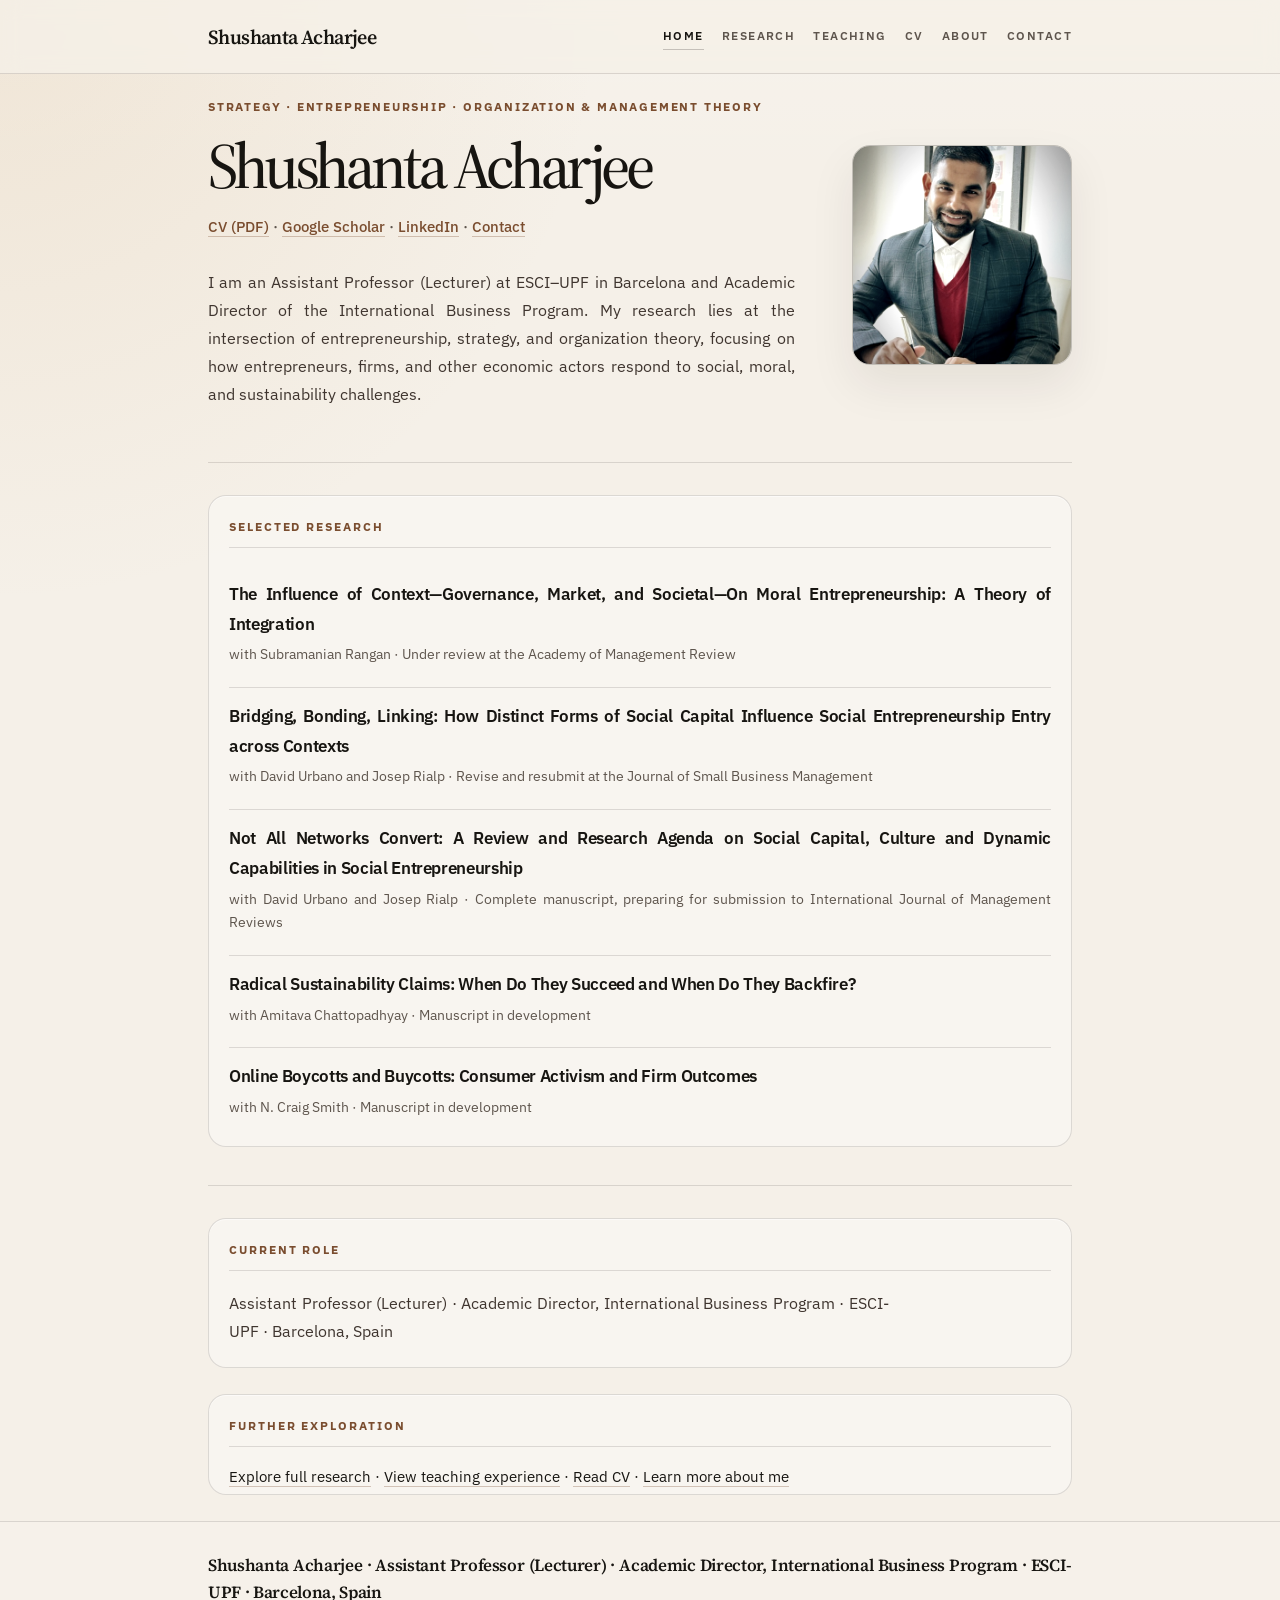
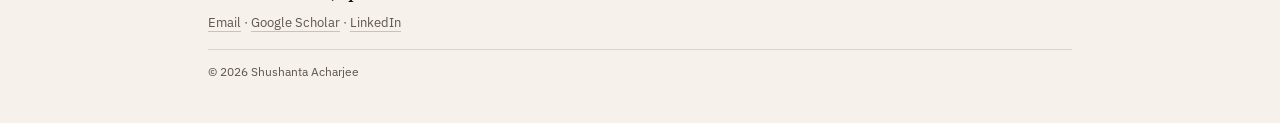
<file: index.html>
<!DOCTYPE html>
<html lang="en">
<head>
<meta charset="UTF-8">
<meta name="viewport" content="width=device-width, initial-scale=1.0">
<title>Shushanta Acharjee</title>
<link rel="preconnect" href="https://fonts.googleapis.com">
<link rel="preconnect" href="https://fonts.gstatic.com" crossorigin>
<link href="https://fonts.googleapis.com/css2?family=Source+Serif+4:ital,opsz,wght@0,8..60,400;0,8..60,500;0,8..60,600;1,8..60,400&family=IBM+Plex+Sans:wght@400;500;600&display=swap" rel="stylesheet">
<link rel="stylesheet" href="style.css">
</head>
<body>

<nav class="site-nav">
  <div class="nav-inner">
    <a class="brand" href="index.html">Shushanta Acharjee</a>
    <button class="nav-toggle" type="button" aria-label="Open menu" aria-expanded="false">
      <span></span>
      <span></span>
      <span></span>
    </button>
    <div class="nav-links">
      <a href="index.html" class="active">Home</a>
      <a href="research.html">Research</a>
      <a href="teaching.html">Teaching</a>
      <a href="cv.html">CV</a>
      <a href="about.html">About</a>
      <a href="contact.html">Contact</a>
    </div>
  </div>
</nav>

<main class="wrap">

  <div class="hero">
    <div class="hero-text">
      <span class="eyebrow">Strategy · Entrepreneurship · Organization &amp; Management Theory</span>
      <h1 class="home-h1">Shushanta Acharjee</h1>

      <p class="links-row">
        <a href="cv.html">CV (PDF)</a> ·
        <a href="https://scholar.google.com/citations?user=qMNDxnEAAAAJ&hl=en">Google Scholar</a> ·
        <a href="https://www.linkedin.com/in/shushanta-acharjee-47b461118">LinkedIn</a> ·
        <a href="contact.html">Contact</a>
      </p>

      <div class="intro-text">
        <p>I am an Assistant Professor (Lecturer) at ESCI&ndash;UPF in Barcelona and Academic Director of the International Business Program. My research lies at the intersection of entrepreneurship, strategy, and organization theory, focusing on how entrepreneurs, firms, and other economic actors respond to social, moral, and sustainability challenges.</p>
      </div>
    </div>

    <!-- DEMO placeholder — replace src with the real headshot URL -->
    <img class="hero-photo" src="hero_sec.jpg" alt="Shushanta Acharjee">
  </div>

  <hr class="rule">

  <section class="block">
    <h2 class="section-label">Selected Research</h2>

    <div class="item">
      <p class="item-title">The Influence of Context—Governance, Market, and Societal—On Moral Entrepreneurship: A Theory of Integration</p>
      <p class="item-meta">with Subramanian Rangan &middot; Under review at the Academy of Management Review</p>
    </div>

    <div class="item">
      <p class="item-title">Bridging, Bonding, Linking: How Distinct Forms of Social Capital Influence Social Entrepreneurship Entry across Contexts</p>
      <p class="item-meta">with David Urbano and Josep Rialp &middot;  Revise and resubmit at the Journal of Small Business Management</p>
    </div>

    <div class="item">
      <p class="item-title">Not All Networks Convert: A Review and Research Agenda on Social Capital, Culture and Dynamic Capabilities in Social Entrepreneurship</p>
      <p class="item-meta">with David Urbano and Josep Rialp &middot; Complete manuscript, preparing for submission to International Journal of Management Reviews</p>
    </div>

    <div class="item">
      <p class="item-title">Radical Sustainability Claims: When Do They Succeed and When Do They Backfire?</p>
      <p class="item-meta">with Amitava Chattopadhyay &middot; Manuscript in development</p>
    </div>

    <div class="item">
      <p class="item-title">Online Boycotts and Buycotts: Consumer Activism and Firm Outcomes</p>
      <p class="item-meta">with N. Craig Smith &middot; Manuscript in development</p>
    </div>
  </section>

  <hr class="rule">

  <section class="block">
    <h2 class="section-label">Current Role</h2>
    <div class="intro-text">
      <p>Assistant Professor (Lecturer) &middot; Academic Director, International Business Program &middot; ESCI-UPF &middot; Barcelona, Spain</p>
    </div>
  </section>

  <section class="block">
    <h2 class="section-label">Further Exploration</h2>
    <p class="item-note">
      <a href="research.html">Explore full research</a> &middot; 
      <a href="teaching.html">View teaching experience</a> &middot; 
      <a href="cv.html">Read CV</a> &middot; 
      <a href="about.html">Learn more about me</a>
    </p>
  </section>

</main>

<footer class="site-footer">
  <div class="wrap">
    <p>Shushanta Acharjee &middot; Assistant Professor (Lecturer) &middot; Academic Director, International Business Program &middot; ESCI-UPF &middot; Barcelona, Spain</p>
    <p><a href="mailto:shushanta.acharjee@upf.edu">Email</a> &middot; <a href="https://scholar.google.com/citations?user=qMNDxnEAAAAJ&hl=en">Google Scholar</a> &middot; <a href="https://www.linkedin.com/in/shushanta-acharjee-47b461118/">LinkedIn</a></p>
    <p class="footer-copy">&copy; 2026 Shushanta Acharjee</p>
  </div>
</footer>

<script>
  document.addEventListener('DOMContentLoaded', function () {
    const nav = document.querySelector('.site-nav');
    const toggle = document.querySelector('.nav-toggle');

    if (nav && toggle) {
      toggle.addEventListener('click', function () {
        const isOpen = nav.classList.toggle('open');
        toggle.setAttribute('aria-expanded', isOpen ? 'true' : 'false');
      });
    }
  });
</script>

</body>
</html>
</file>
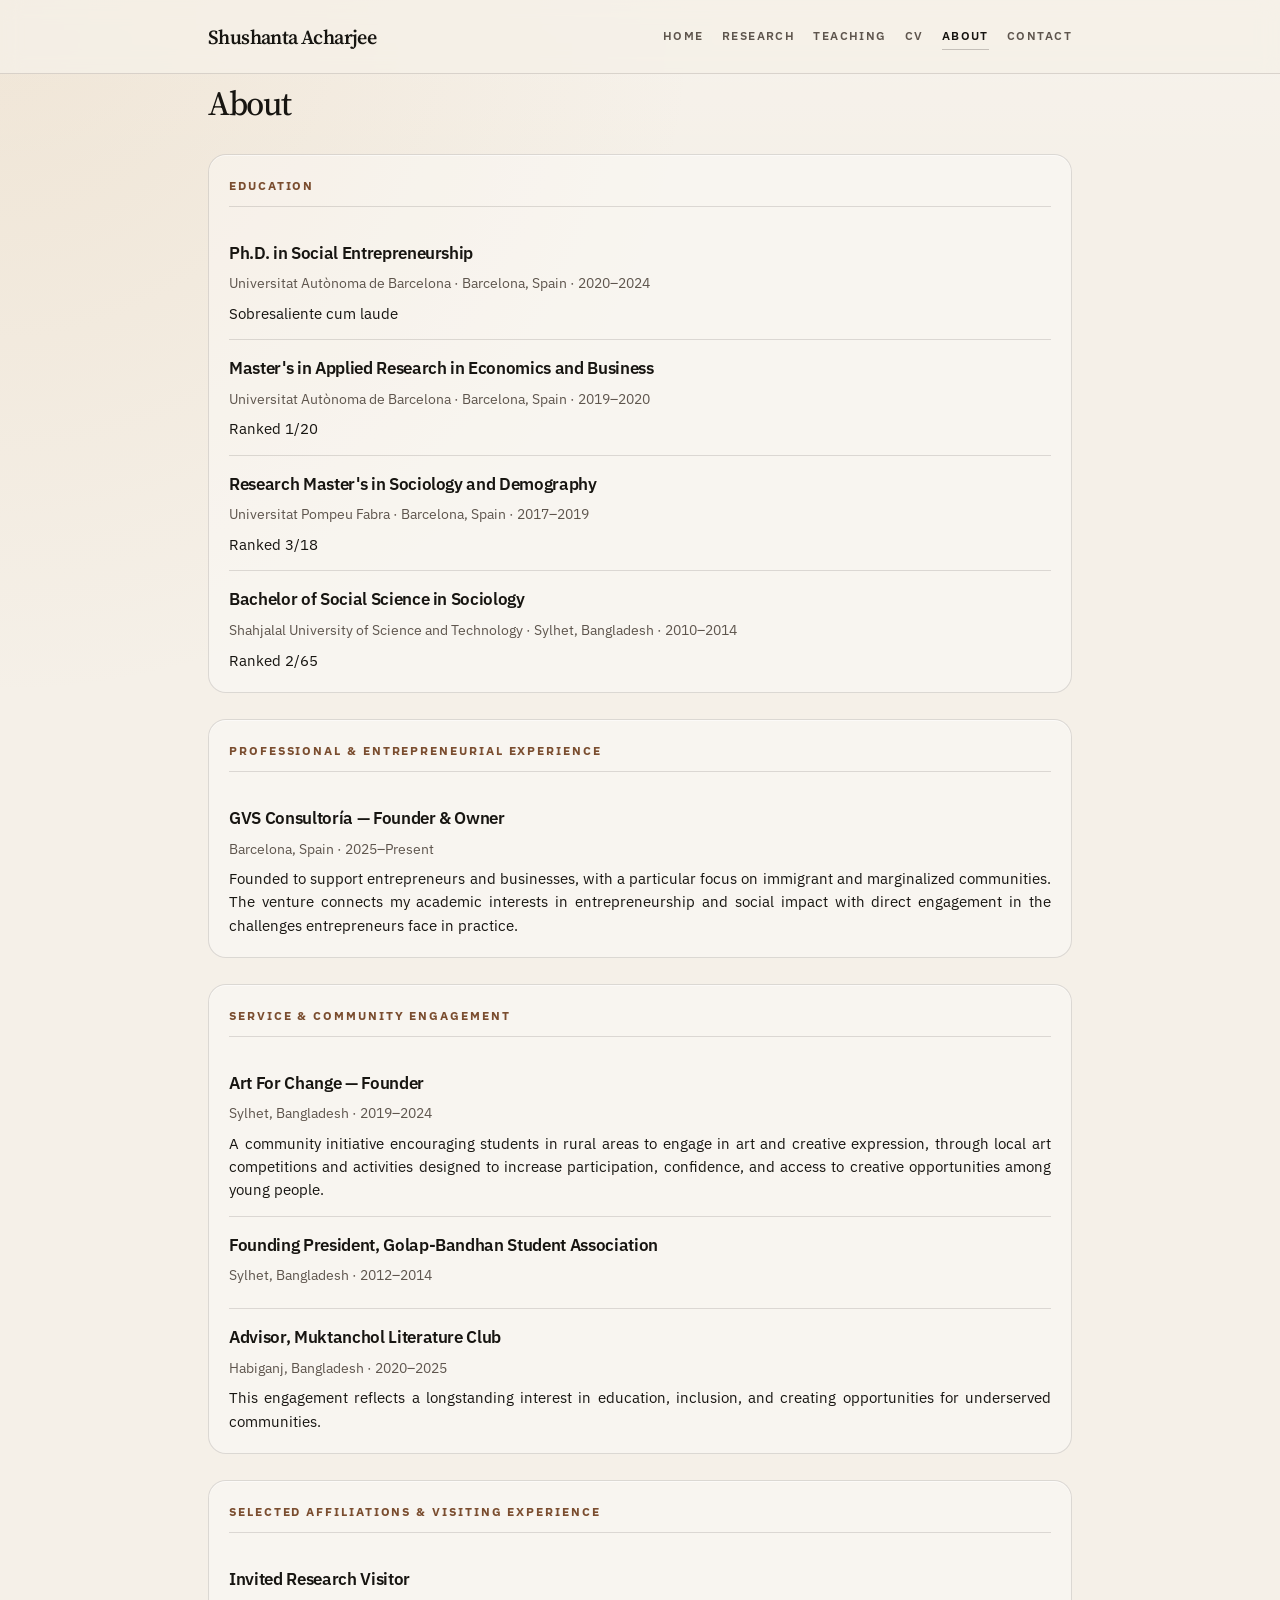
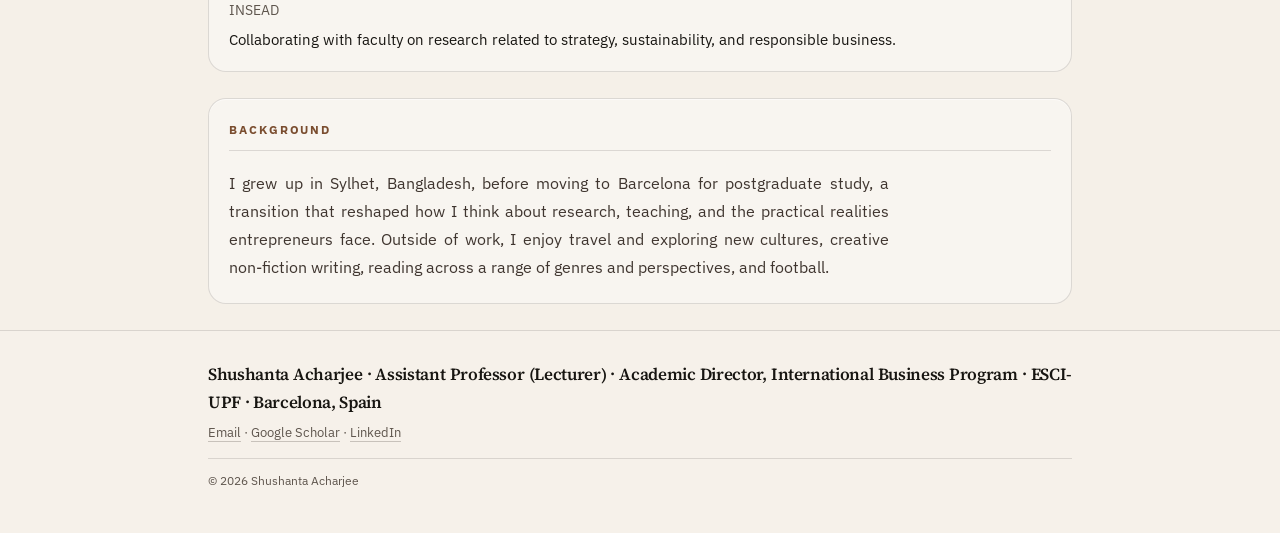
<file: about.html>
<!DOCTYPE html>
<html lang="en">
<head>
<meta charset="UTF-8">
<meta name="viewport" content="width=device-width, initial-scale=1.0">
<title>About | Shushanta Acharjee</title>
<link rel="preconnect" href="https://fonts.googleapis.com">
<link rel="preconnect" href="https://fonts.gstatic.com" crossorigin>
<link href="https://fonts.googleapis.com/css2?family=Source+Serif+4:ital,opsz,wght@0,8..60,400;0,8..60,500;0,8..60,600;1,8..60,400&family=IBM+Plex+Sans:wght@400;500;600&display=swap" rel="stylesheet">
<link rel="stylesheet" href="style.css">
</head>
<body>

<nav class="site-nav">
  <div class="nav-inner">
    <a class="brand" href="index.html">Shushanta Acharjee</a>
    <button class="nav-toggle" type="button" aria-label="Open menu" aria-expanded="false">
      <span></span>
      <span></span>
      <span></span>
    </button>
    <div class="nav-links">
      <a href="index.html">Home</a>
      <a href="research.html">Research</a>
      <a href="teaching.html">Teaching</a>
      <a href="cv.html">CV</a>
      <a href="about.html" class="active">About</a>
      <a href="contact.html">Contact</a>
    </div>
  </div>
</nav>

<main class="wrap">
  <h1 class="page-title">About</h1>

  <section class="block">
    <h2 class="section-label">Education</h2>

    <div class="item">
      <p class="item-title">Ph.D. in Social Entrepreneurship</p>
      <p class="item-meta">Universitat Autònoma de Barcelona · Barcelona, Spain · 2020–2024</p>
      <p class="item-note">Sobresaliente cum laude</p>
    </div>
    <div class="item">
      <p class="item-title">Master's in Applied Research in Economics and Business</p>
      <p class="item-meta">Universitat Autònoma de Barcelona · Barcelona, Spain · 2019–2020</p>
      <p class="item-note">Ranked 1/20</p>
    </div>
    <div class="item">
      <p class="item-title">Research Master's in Sociology and Demography</p>
      <p class="item-meta">Universitat Pompeu Fabra · Barcelona, Spain · 2017–2019</p>
      <p class="item-note">Ranked 3/18</p>
    </div>
    <div class="item">
      <p class="item-title">Bachelor of Social Science in Sociology</p>
      <p class="item-meta">Shahjalal University of Science and Technology · Sylhet, Bangladesh · 2010–2014</p>
      <p class="item-note">Ranked 2/65</p>
    </div>
  </section>

  <section class="block">
    <h2 class="section-label">Professional &amp; Entrepreneurial Experience</h2>
    <div class="item">
      <p class="item-title">GVS Consultoría — Founder &amp; Owner</p>
      <p class="item-meta">Barcelona, Spain · 2025–Present</p>
      <p class="item-note">Founded to support entrepreneurs and businesses, with a particular focus on immigrant and marginalized communities. The venture connects my academic interests in entrepreneurship and social impact with direct engagement in the challenges entrepreneurs face in practice.</p>
    </div>
  </section>

  <section class="block">
    <h2 class="section-label">Service &amp; Community Engagement</h2>
    <div class="item">
      <p class="item-title">Art For Change — Founder</p>
      <p class="item-meta">Sylhet, Bangladesh · 2019–2024</p>
      <p class="item-note">A community initiative encouraging students in rural areas to engage in art and creative expression, through local art competitions and activities designed to increase participation, confidence, and access to creative opportunities among young people.</p>
    </div>
    <div class="item">
      <p class="item-title">Founding President, Golap-Bandhan Student Association</p>
      <p class="item-meta">Sylhet, Bangladesh · 2012–2014</p>
    </div>
    <div class="item">
      <p class="item-title">Advisor, Muktanchol Literature Club</p>
      <p class="item-meta">Habiganj, Bangladesh · 2020–2025</p>
      <p class="item-note">This engagement reflects a longstanding interest in education, inclusion, and creating opportunities for underserved communities.</p>
    </div>
  </section>

  <section class="block">
    <h2 class="section-label">Selected Affiliations &amp; Visiting Experience</h2>
    <div class="item">
      <p class="item-title">Invited Research Visitor</p>
      <p class="item-meta">INSEAD</p>
      <p class="item-note">Collaborating with faculty on research related to strategy, sustainability, and responsible business.</p>
    </div>
  </section>

  <section class="block">
    <h2 class="section-label">Background</h2>
    <div class="intro-text">
      <p>I grew up in Sylhet, Bangladesh, before moving to Barcelona for postgraduate study, a transition that reshaped how I think about research, teaching, and the practical realities entrepreneurs face. Outside of work, I enjoy travel and exploring new cultures, creative non-fiction writing, reading across a range of genres and perspectives, and football.</p>
    </div>
  </section>

</main>

<footer class="site-footer">
  <div class="wrap">
    <p>Shushanta Acharjee · Assistant Professor (Lecturer) · Academic Director, International Business Program · ESCI-UPF · Barcelona, Spain</p>
    <p><a href="mailto:shushanta.acharjee@upf.edu">Email</a> · <a href="https://scholar.google.com/citations?user=qMNDxnEAAAAJ&hl=en">Google Scholar</a> · <a href="https://www.linkedin.com/in/shushanta-acharjee-47b461118/">LinkedIn</a></p>
    <p class="footer-copy">&copy; 2026 Shushanta Acharjee</p>
  </div>
</footer>

<script>
  document.addEventListener('DOMContentLoaded', function () {
    const nav = document.querySelector('.site-nav');
    const toggle = document.querySelector('.nav-toggle');

    if (nav && toggle) {
      toggle.addEventListener('click', function () {
        const isOpen = nav.classList.toggle('open');
        toggle.setAttribute('aria-expanded', isOpen ? 'true' : 'false');
      });
    }
  });
</script>

</body>
</html>
</file>
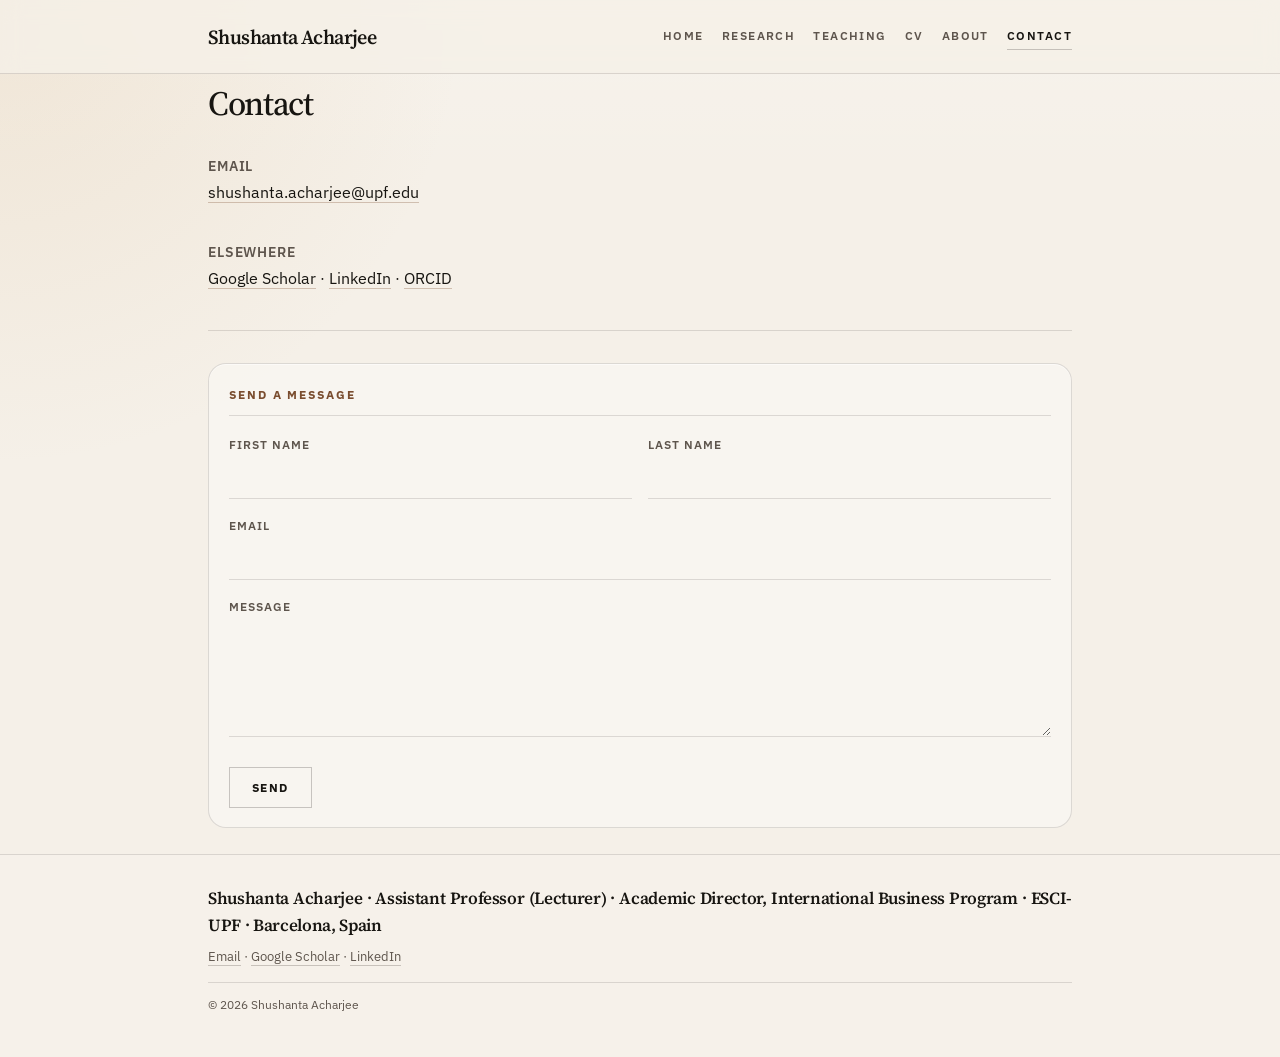
<file: contact.html>
<!DOCTYPE html>
<html lang="en">
<head>
<meta charset="UTF-8">
<meta name="viewport" content="width=device-width, initial-scale=1.0">
<title>Contact | Shushanta Acharjee</title>
<link rel="preconnect" href="https://fonts.googleapis.com">
<link rel="preconnect" href="https://fonts.gstatic.com" crossorigin>
<link href="https://fonts.googleapis.com/css2?family=Source+Serif+4:ital,opsz,wght@0,8..60,400;0,8..60,500;0,8..60,600;1,8..60,400&family=IBM+Plex+Sans:wght@400;500;600&display=swap" rel="stylesheet">
<link rel="stylesheet" href="style.css">
</head>
<body>

<nav class="site-nav">
  <div class="nav-inner">
    <a class="brand" href="index.html">Shushanta Acharjee</a>
    <button class="nav-toggle" type="button" aria-label="Open menu" aria-expanded="false">
      <span></span>
      <span></span>
      <span></span>
    </button>
    <div class="nav-links">
      <a href="index.html">Home</a>
      <a href="research.html">Research</a>
      <a href="teaching.html">Teaching</a>
      <a href="cv.html">CV</a>
      <a href="about.html">About</a>
      <a href="contact.html" class="active">Contact</a>
    </div>
  </div>
</nav>

<main class="wrap">
  <h1 class="page-title">Contact</h1>

  <div class="contact-block">
    <p class="item-title">Email</p>
    <p class="item-note"><a href="mailto:shushanta.acharjee@upf.edu">shushanta.acharjee@upf.edu</a></p>
  </div>

  <div class="contact-block">
    <p class="item-title">Elsewhere</p>
    <p class="item-note">
      <a href="https://scholar.google.com/citations?user=qMNDxnEAAAAJ&hl=en">Google Scholar</a> &middot;
      <a href="https://www.linkedin.com/in/shushanta-acharjee-47b461118/">LinkedIn</a> &middot;
      <a href="https://orcid.org/0009-0000-9777-5678">ORCID</a>
    </p>
  </div>

  <hr class="rule">

  <section class="block">
    <h2 class="section-label">Send a Message</h2>

    <form class="contact-form" action="contact.php" method="post">
      <div class="form-row">
        <div class="field">
          <label for="fname">First name</label>
          <input type="text" id="fname" name="fname" required>
        </div>
        <div class="field">
          <label for="lname">Last name</label>
          <input type="text" id="lname" name="lname" required>
        </div>
      </div>
      <div class="field">
        <label for="email">Email</label>
        <input type="email" id="email" name="email" required>
      </div>
      <div class="field">
        <label for="message">Message</label>
        <textarea id="message" name="message" rows="5" required></textarea>
      </div>
      <button type="submit" class="text-submit">Send</button>
      <p class="form-note" id="success-message"></p>
    </form>
  </section>
</main>

<footer class="site-footer">
  <div class="wrap">
    <p>Shushanta Acharjee &middot; Assistant Professor (Lecturer) &middot; Academic Director, International Business Program &middot; ESCI-UPF &middot; Barcelona, Spain</p>
    <p><a href="mailto:shushanta.acharjee@upf.edu">Email</a> &middot; <a href="https://scholar.google.com/citations?user=qMNDxnEAAAAJ&hl=en">Google Scholar</a> &middot; <a href="https://www.linkedin.com/in/shushanta-acharjee-47b461118/">LinkedIn</a></p>
    <p class="footer-copy">&copy; 2026 Shushanta Acharjee</p>
  </div>
</footer>

<script>
document.addEventListener("DOMContentLoaded", function () {
  var form = document.querySelector(".contact-form");
  var successMessage = document.getElementById("success-message");
  form.addEventListener("submit", function (event) {
    event.preventDefault();
    successMessage.textContent = "Message sent successfully.";
    form.reset();
    setTimeout(function () { successMessage.textContent = ""; }, 5000);
  });
});
</script>

<script>
  document.addEventListener('DOMContentLoaded', function () {
    const nav = document.querySelector('.site-nav');
    const toggle = document.querySelector('.nav-toggle');

    if (nav && toggle) {
      toggle.addEventListener('click', function () {
        const isOpen = nav.classList.toggle('open');
        toggle.setAttribute('aria-expanded', isOpen ? 'true' : 'false');
      });
    }
  });
</script>

</body>
</html>
</file>
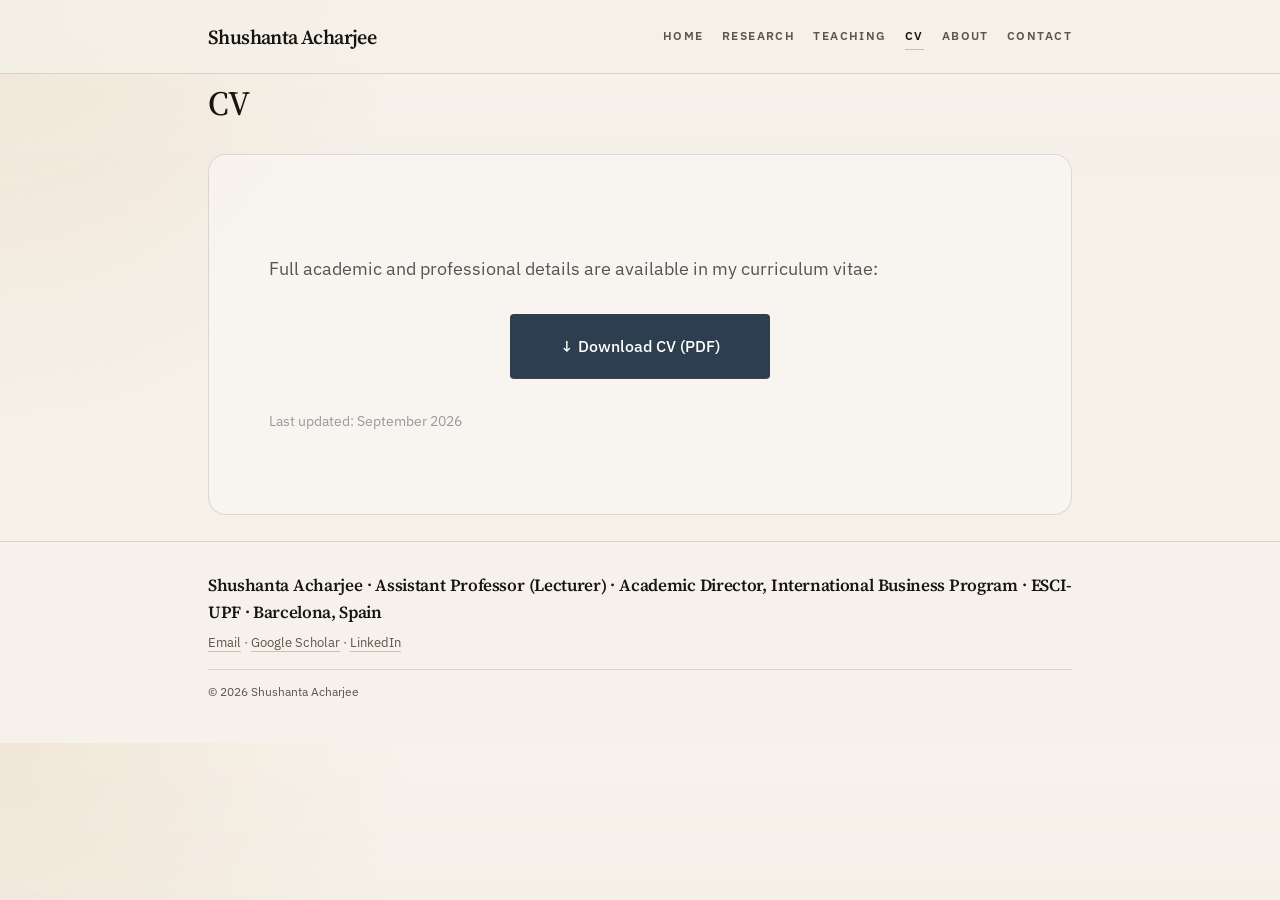
<file: cv.html>
<!DOCTYPE html>
<html lang="en">
<head>
<meta charset="UTF-8">
<meta name="viewport" content="width=device-width, initial-scale=1.0">
<title>CV | Shushanta Acharjee</title>
<link rel="preconnect" href="https://fonts.googleapis.com">
<link rel="preconnect" href="https://fonts.gstatic.com" crossorigin>
<link href="https://fonts.googleapis.com/css2?family=Source+Serif+4:ital,opsz,wght@0,8..60,400;0,8..60,500;0,8..60,600;1,8..60,400&family=IBM+Plex+Sans:wght@400;500;600&display=swap" rel="stylesheet">
<link rel="stylesheet" href="style.css">
</head>
<body>

<nav class="site-nav">
  <div class="nav-inner">
    <a class="brand" href="index.html">Shushanta Acharjee</a>
    <button class="nav-toggle" type="button" aria-label="Open menu" aria-expanded="false">
      <span></span>
      <span></span>
      <span></span>
    </button>
    <div class="nav-links">
      <a href="index.html">Home</a>
      <a href="research.html">Research</a>
      <a href="teaching.html">Teaching</a>
      <a href="cv.html" class="active">CV</a>
      <a href="about.html">About</a>
      <a href="contact.html">Contact</a>
    </div>
  </div>
</nav>

<main class="wrap">
  <h1 class="page-title">CV</h1>

  <section class="block">
    <div style="text-align: center; padding: 60px 40px;">
      <p style="font-size: 18px; margin-bottom: 30px; color: #555;">Full academic and professional details are available in my curriculum vitae:</p>
      <a href="#" style="display: inline-block; padding: 18px 50px; background-color: #2c3e50; color: white; text-decoration: none; font-size: 16px; font-weight: 500; border-radius: 4px; transition: background-color 0.3s ease;">
        ↓ Download CV (PDF)
      </a>
      <p style="font-size: 14px; margin-top: 30px; color: #999;">Last updated: September 2026</p>
    </div>
  </section>
</main>

<footer class="site-footer">
  <div class="wrap">
    <p>Shushanta Acharjee &middot; Assistant Professor (Lecturer) &middot; Academic Director, International Business Program &middot; ESCI-UPF &middot; Barcelona, Spain</p>
    <p><a href="mailto:shushanta.acharjee@upf.edu">Email</a> &middot; <a href="https://scholar.google.com/citations?user=qMNDxnEAAAAJ&hl=en">Google Scholar</a> &middot; <a href="https://www.linkedin.com/in/shushanta-acharjee-47b461118/">LinkedIn</a></p>
    <p class="footer-copy">&copy; 2026 Shushanta Acharjee</p>
  </div>
</footer>

<script>
  document.addEventListener('DOMContentLoaded', function () {
    const nav = document.querySelector('.site-nav');
    const toggle = document.querySelector('.nav-toggle');

    if (nav && toggle) {
      toggle.addEventListener('click', function () {
        const isOpen = nav.classList.toggle('open');
        toggle.setAttribute('aria-expanded', isOpen ? 'true' : 'false');
      });
    }
  });
</script>

</body>
</html>
</file>
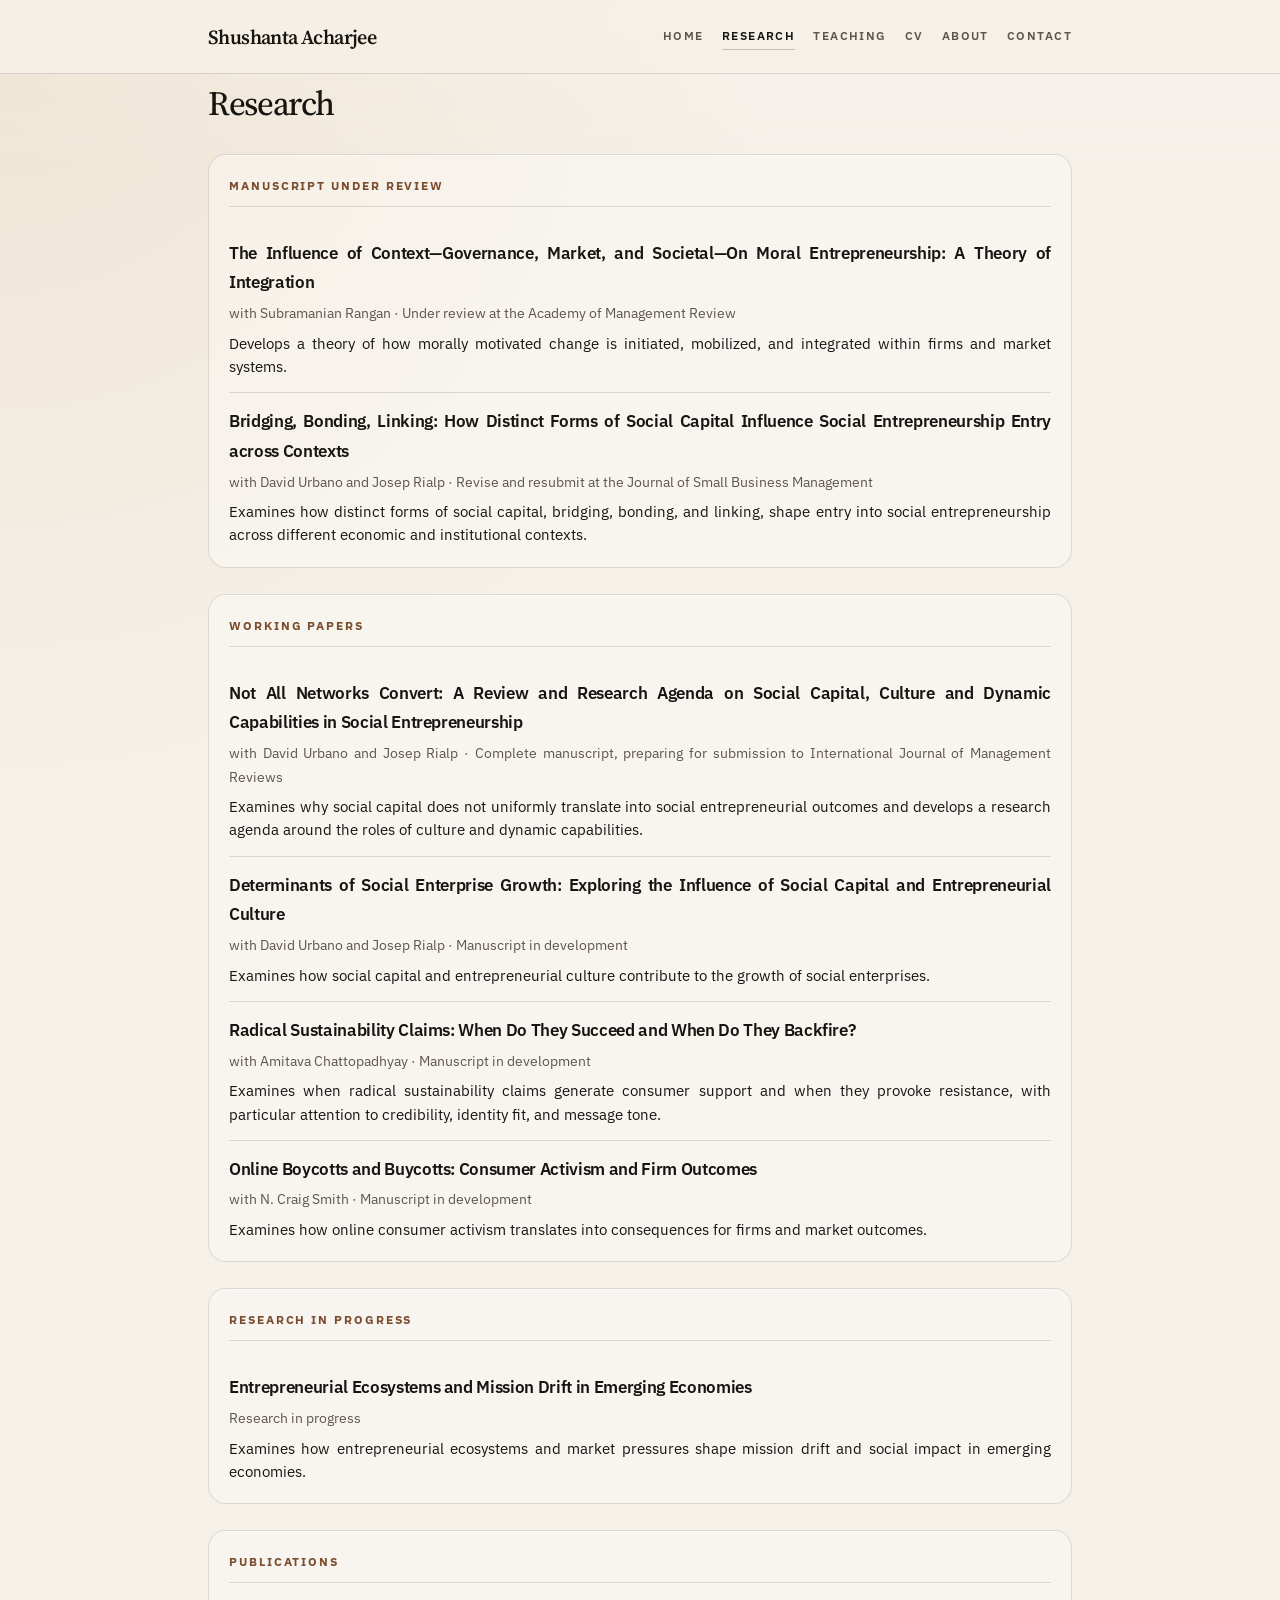
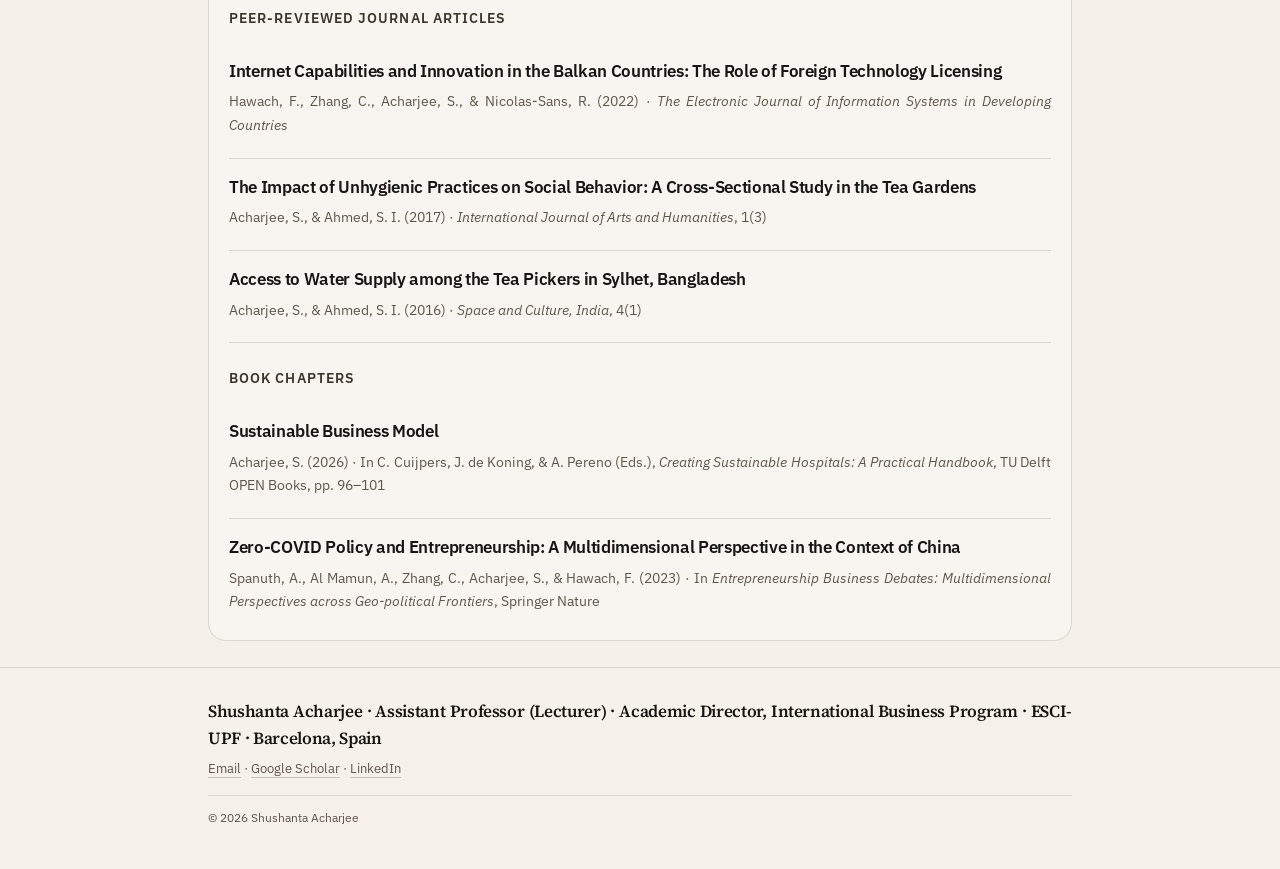
<file: research.html>
<!DOCTYPE html>
<html lang="en">
<head>
<meta charset="UTF-8">
<meta name="viewport" content="width=device-width, initial-scale=1.0">
<title>Research | Shushanta Acharjee</title>
<link rel="preconnect" href="https://fonts.googleapis.com">
<link rel="preconnect" href="https://fonts.gstatic.com" crossorigin>
<link href="https://fonts.googleapis.com/css2?family=Source+Serif+4:ital,opsz,wght@0,8..60,400;0,8..60,500;0,8..60,600;1,8..60,400&family=IBM+Plex+Sans:wght@400;500;600&display=swap" rel="stylesheet">
<link rel="stylesheet" href="style.css">
</head>
<body>

<nav class="site-nav">
  <div class="nav-inner">
    <a class="brand" href="index.html">Shushanta Acharjee</a>
    <button class="nav-toggle" type="button" aria-label="Open menu" aria-expanded="false">
      <span></span>
      <span></span>
      <span></span>
    </button>
    <div class="nav-links">
      <a href="index.html">Home</a>
      <a href="research.html" class="active">Research</a>
      <a href="teaching.html">Teaching</a>
      <a href="cv.html">CV</a>
      <a href="about.html">About</a>
      <a href="contact.html">Contact</a>
    </div>
  </div>
</nav>

<main class="wrap">
  <h1 class="page-title">Research</h1>

  <section class="block">
    <h2 class="section-label">Manuscript Under Review</h2>
       <div class="item">
      <p class="item-title">The Influence of Context—Governance, Market, and Societal—On Moral Entrepreneurship: A Theory of Integration</p>
      <p class="item-meta">with Subramanian Rangan &middot; Under review at the Academy of Management Review</p>
      <p class="item-note">Develops a theory of how morally motivated change is initiated, mobilized, and integrated within firms and market systems.</p>
    </div>
    
    <div class="item">
      <p class="item-title">Bridging, Bonding, Linking: How Distinct Forms of Social Capital Influence Social Entrepreneurship Entry across Contexts</p>
      <p class="item-meta">with David Urbano and Josep Rialp &middot; Revise and resubmit at the Journal of Small Business Management</p>
      <p class="item-note">Examines how distinct forms of social capital, bridging, bonding, and linking, shape entry into social entrepreneurship across different economic and institutional contexts.</p>
    </div>
  </section>

  <section class="block">
    <h2 class="section-label">Working Papers</h2>



    <div class="item">
      <p class="item-title">Not All Networks Convert: A Review and Research Agenda on Social Capital, Culture and Dynamic Capabilities in Social Entrepreneurship</p>
      <p class="item-meta">with David Urbano and Josep Rialp &middot; Complete manuscript, preparing for submission to International Journal of Management Reviews</p>
      <p class="item-note">Examines why social capital does not uniformly translate into social entrepreneurial outcomes and develops a research agenda around the roles of culture and dynamic capabilities.</p>
    </div>

    <div class="item">
      <p class="item-title">Determinants of Social Enterprise Growth: Exploring the Influence of Social Capital and Entrepreneurial Culture</p>
      <p class="item-meta">with David Urbano and Josep Rialp &middot; Manuscript in development</p>
      <p class="item-note">Examines how social capital and entrepreneurial culture contribute to the growth of social enterprises.</p>
    </div>

    <div class="item">
      <p class="item-title">Radical Sustainability Claims: When Do They Succeed and When Do They Backfire?</p>
      <p class="item-meta">with Amitava Chattopadhyay &middot; Manuscript in development</p>
      <p class="item-note">Examines when radical sustainability claims generate consumer support and when they provoke resistance, with particular attention to credibility, identity fit, and message tone.</p>
    </div>

    <div class="item">
      <p class="item-title">Online Boycotts and Buycotts: Consumer Activism and Firm Outcomes</p>
      <p class="item-meta">with N. Craig Smith &middot; Manuscript in development</p>
      <p class="item-note">Examines how online consumer activism translates into consequences for firms and market outcomes.</p>
    </div>
  </section>

  <section class="block">
    <h2 class="section-label">Research in Progress</h2>
    <div class="item">
      <p class="item-title">Entrepreneurial Ecosystems and Mission Drift in Emerging Economies</p>
      <p class="item-meta">Research in progress</p>
      <p class="item-note">Examines how entrepreneurial ecosystems and market pressures shape mission drift and social impact in emerging economies.</p>
    </div>
  </section>

  <section class="block">
    <h2 class="section-label">Publications</h2>

    <p class="sub-label">Peer-Reviewed Journal Articles</p>

    <div class="item">
      <p class="item-title">Internet Capabilities and Innovation in the Balkan Countries: The Role of Foreign Technology Licensing</p>
      <p class="item-meta">Hawach, F., Zhang, C., Acharjee, S., &amp; Nicolas-Sans, R. (2022) &middot; <em>The Electronic Journal of Information Systems in Developing Countries</em></p>
    </div>

    <div class="item">
      <p class="item-title">The Impact of Unhygienic Practices on Social Behavior: A Cross-Sectional Study in the Tea Gardens</p>
      <p class="item-meta">Acharjee, S., &amp; Ahmed, S. I. (2017) &middot; <em>International Journal of Arts and Humanities</em>, 1(3)</p>
    </div>

    <div class="item">
      <p class="item-title">Access to Water Supply among the Tea Pickers in Sylhet, Bangladesh</p>
      <p class="item-meta">Acharjee, S., &amp; Ahmed, S. I. (2016) &middot; <em>Space and Culture, India</em>, 4(1)</p>
    </div>

    <p class="sub-label">Book Chapters</p>

    <div class="item">
      <p class="item-title">Sustainable Business Model</p>
      <p class="item-meta">Acharjee, S. (2026) &middot; In C. Cuijpers, J. de Koning, &amp; A. Pereno (Eds.), <em>Creating Sustainable Hospitals: A Practical Handbook</em>, TU Delft OPEN Books, pp. 96&ndash;101</p>
    </div>

    <div class="item">
      <p class="item-title">Zero-COVID Policy and Entrepreneurship: A Multidimensional Perspective in the Context of China</p>
      <p class="item-meta">Spanuth, A., Al Mamun, A., Zhang, C., Acharjee, S., &amp; Hawach, F. (2023) &middot; In <em>Entrepreneurship Business Debates: Multidimensional Perspectives across Geo-political Frontiers</em>, Springer Nature</p>
    </div>
  </section>
</main>

<footer class="site-footer">
  <div class="wrap">
    <p>Shushanta Acharjee &middot; Assistant Professor (Lecturer) &middot; Academic Director, International Business Program &middot; ESCI-UPF &middot; Barcelona, Spain</p>
    <p><a href="mailto:shushanta.acharjee@upf.edu">Email</a> &middot; <a href="https://scholar.google.com/citations?user=qMNDxnEAAAAJ&hl=en">Google Scholar</a> &middot; <a href="https://www.linkedin.com/in/shushanta-acharjee-47b461118/">LinkedIn</a></p>
    <p class="footer-copy">&copy; 2026 Shushanta Acharjee</p>
  </div>
</footer>

<script>
  document.addEventListener('DOMContentLoaded', function () {
    const nav = document.querySelector('.site-nav');
    const toggle = document.querySelector('.nav-toggle');

    if (nav && toggle) {
      toggle.addEventListener('click', function () {
        const isOpen = nav.classList.toggle('open');
        toggle.setAttribute('aria-expanded', isOpen ? 'true' : 'false');
      });
    }
  });
</script>

</body>
</html>
</file>
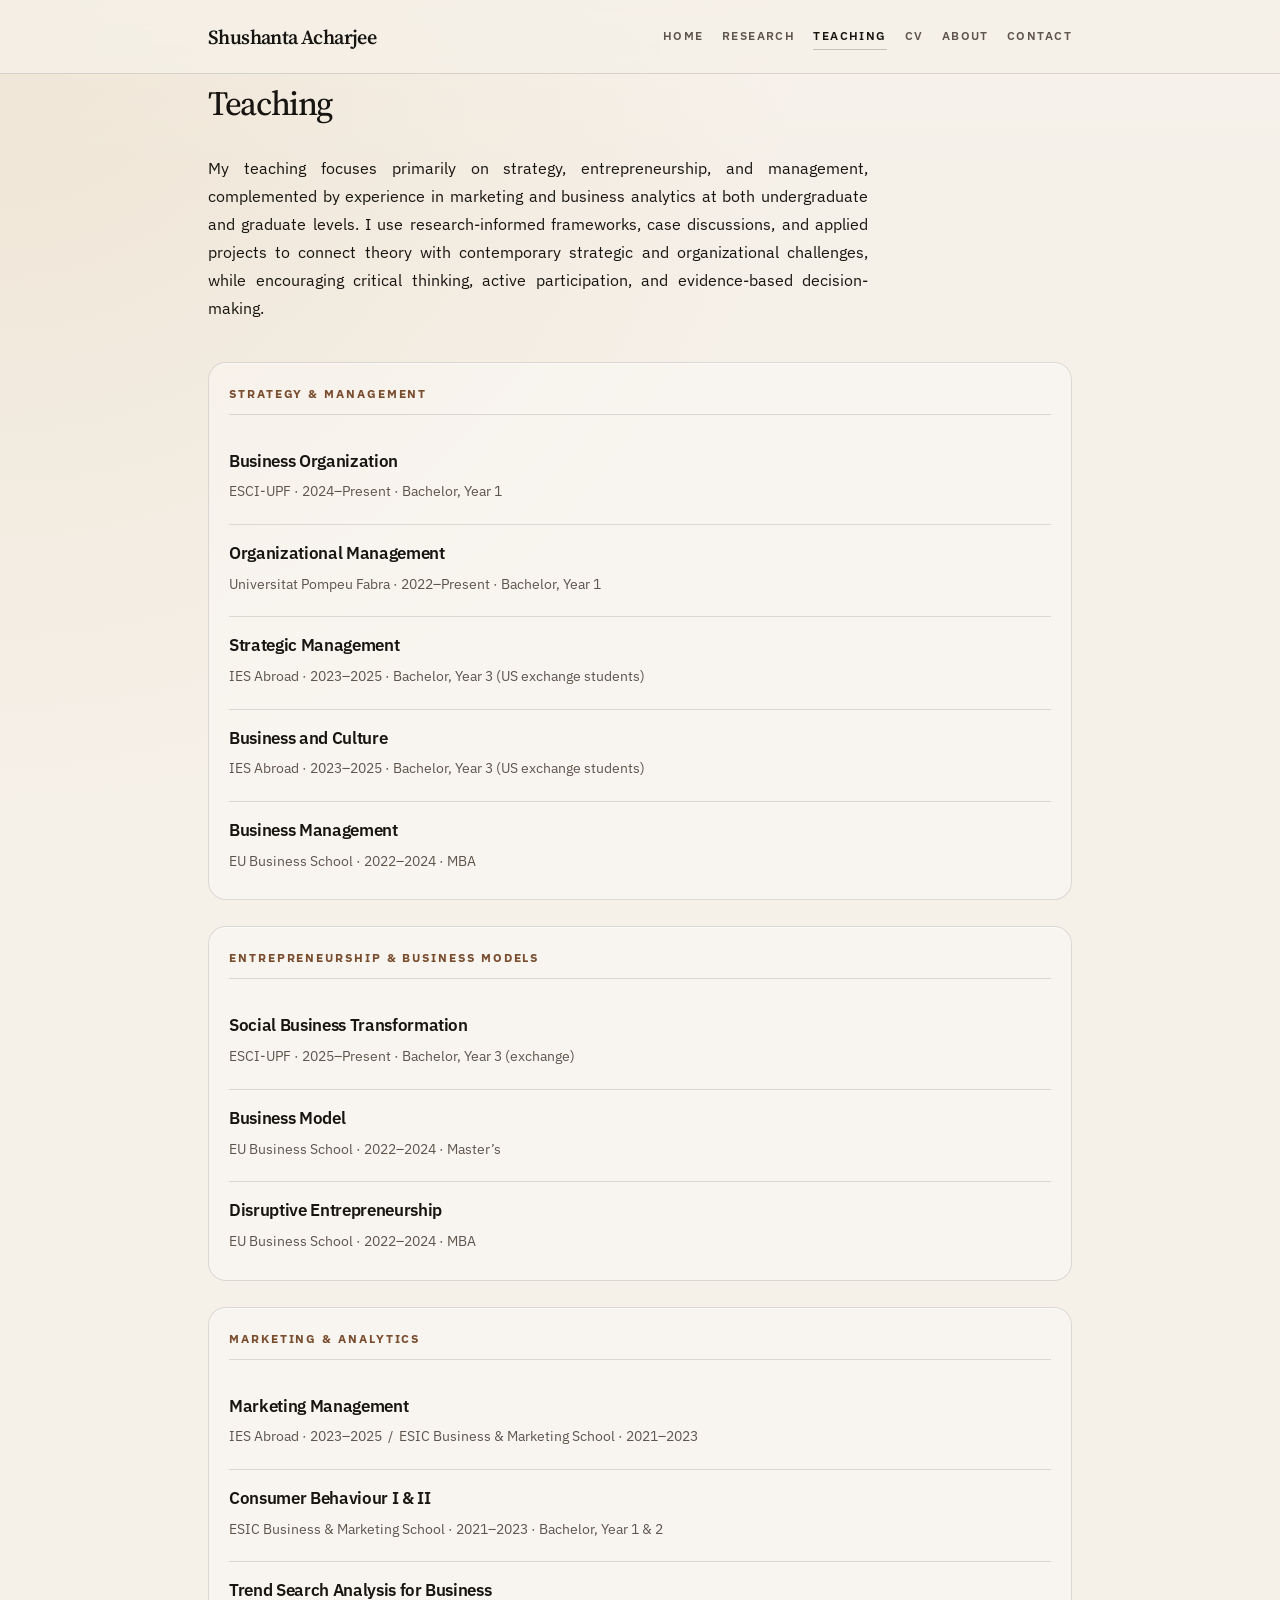
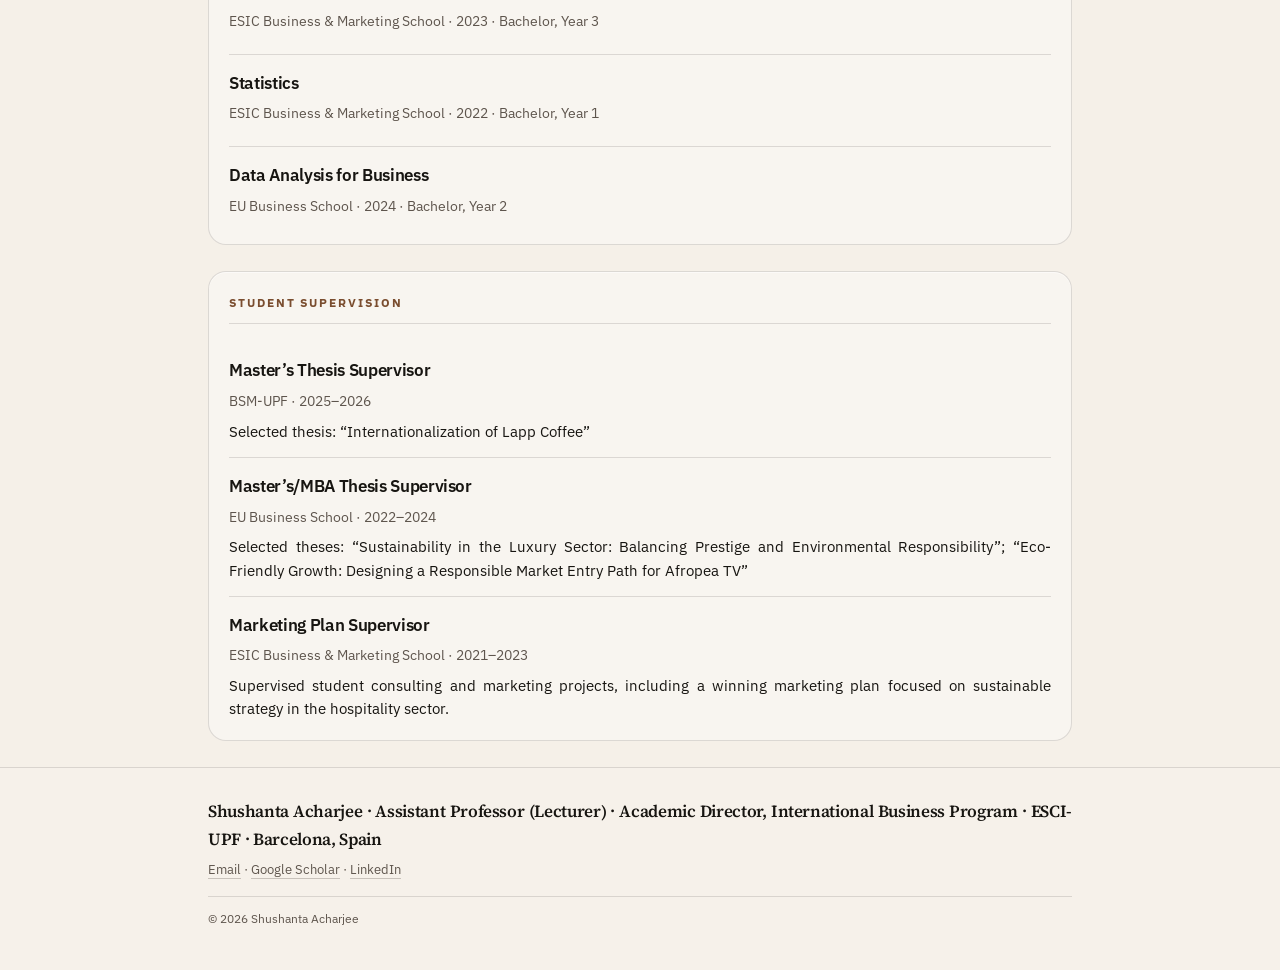
<file: teaching.html>
<!DOCTYPE html>
<html lang="en">
<head>
<meta charset="UTF-8">
<meta name="viewport" content="width=device-width, initial-scale=1.0">
<title>Teaching | Shushanta Acharjee</title>
<link rel="preconnect" href="https://fonts.googleapis.com">
<link rel="preconnect" href="https://fonts.gstatic.com" crossorigin>
<link href="https://fonts.googleapis.com/css2?family=Source+Serif+4:ital,opsz,wght@0,8..60,400;0,8..60,500;0,8..60,600;1,8..60,400&family=IBM+Plex+Sans:wght@400;500;600&display=swap" rel="stylesheet">
<link rel="stylesheet" href="style.css">
</head>
<body>

<nav class="site-nav">
  <div class="nav-inner">
    <a class="brand" href="index.html">Shushanta Acharjee</a>
    <button class="nav-toggle" type="button" aria-label="Open menu" aria-expanded="false">
      <span></span>
      <span></span>
      <span></span>
    </button>
    <div class="nav-links">
      <a href="index.html">Home</a>
      <a href="research.html">Research</a>
      <a href="teaching.html" class="active">Teaching</a>
      <a href="cv.html">CV</a>
      <a href="about.html">About</a>
      <a href="contact.html">Contact</a>
    </div>
  </div>
</nav>

<main class="wrap">
  <h1 class="page-title">Teaching</h1>

  <p class="page-intro">My teaching focuses primarily on strategy, entrepreneurship, and management, complemented by experience in marketing and business analytics at both undergraduate and graduate levels. I use research-informed frameworks, case discussions, and applied projects to connect theory with contemporary strategic and organizational challenges, while encouraging critical thinking, active participation, and evidence-based decision-making.</p>

  <section class="block">
    <h2 class="section-label">Strategy &amp; Management</h2>

    <div class="item">
      <p class="item-title">Business Organization</p>
      <p class="item-meta">ESCI-UPF &middot; 2024&ndash;Present &middot; Bachelor, Year 1</p>
    </div>
    <div class="item">
      <p class="item-title">Organizational Management</p>
      <p class="item-meta">Universitat Pompeu Fabra &middot; 2022&ndash;Present &middot; Bachelor, Year 1</p>
    </div>
    <div class="item">
      <p class="item-title">Strategic Management</p>
      <p class="item-meta">IES Abroad &middot; 2023&ndash;2025 &middot; Bachelor, Year 3 (US exchange students)</p>
    </div>
    <div class="item">
      <p class="item-title">Business and Culture</p>
      <p class="item-meta">IES Abroad &middot; 2023&ndash;2025 &middot; Bachelor, Year 3 (US exchange students)</p>
    </div>
    <div class="item">
      <p class="item-title">Business Management</p>
      <p class="item-meta">EU Business School &middot; 2022&ndash;2024 &middot; MBA</p>
    </div>
  </section>

  <section class="block">
    <h2 class="section-label">Entrepreneurship &amp; Business Models</h2>

    <div class="item">
      <p class="item-title">Social Business Transformation</p>
      <p class="item-meta">ESCI-UPF &middot; 2025&ndash;Present &middot; Bachelor, Year 3 (exchange)</p>
    </div>
    <div class="item">
      <p class="item-title">Business Model</p>
      <p class="item-meta">EU Business School &middot; 2022&ndash;2024 &middot; Master&rsquo;s</p>
    </div>
    <div class="item">
      <p class="item-title">Disruptive Entrepreneurship</p>
      <p class="item-meta">EU Business School &middot; 2022&ndash;2024 &middot; MBA</p>
    </div>
  </section>

  <section class="block">
    <h2 class="section-label">Marketing &amp; Analytics</h2>

    <div class="item">
      <p class="item-title">Marketing Management</p>
      <p class="item-meta">IES Abroad &middot; 2023&ndash;2025 &nbsp;/&nbsp; ESIC Business &amp; Marketing School &middot; 2021&ndash;2023</p>
    </div>
    <div class="item">
      <p class="item-title">Consumer Behaviour I &amp; II</p>
      <p class="item-meta">ESIC Business &amp; Marketing School &middot; 2021&ndash;2023 &middot; Bachelor, Year 1 &amp; 2</p>
    </div>
    <div class="item">
      <p class="item-title">Trend Search Analysis for Business</p>
      <p class="item-meta">ESIC Business &amp; Marketing School &middot; 2023 &middot; Bachelor, Year 3</p>
    </div>
    <div class="item">
      <p class="item-title">Statistics</p>
      <p class="item-meta">ESIC Business &amp; Marketing School &middot; 2022 &middot; Bachelor, Year 1</p>
    </div>
    <div class="item">
      <p class="item-title">Data Analysis for Business</p>
      <p class="item-meta">EU Business School &middot; 2024 &middot; Bachelor, Year 2</p>
    </div>
  </section>

  <section class="block">
    <h2 class="section-label">Student Supervision</h2>

    <div class="item">
      <p class="item-title">Master&rsquo;s Thesis Supervisor</p>
      <p class="item-meta">BSM-UPF &middot; 2025&ndash;2026</p>
      <p class="item-note">Selected thesis: &ldquo;Internationalization of Lapp Coffee&rdquo;</p>
    </div>
    <div class="item">
      <p class="item-title">Master&rsquo;s/MBA Thesis Supervisor</p>
      <p class="item-meta">EU Business School &middot; 2022&ndash;2024</p>
      <p class="item-note">Selected theses: &ldquo;Sustainability in the Luxury Sector: Balancing Prestige and Environmental Responsibility&rdquo;; &ldquo;Eco-Friendly Growth: Designing a Responsible Market Entry Path for Afropea TV&rdquo;</p>
    </div>
    <div class="item">
      <p class="item-title">Marketing Plan Supervisor</p>
      <p class="item-meta">ESIC Business &amp; Marketing School &middot; 2021&ndash;2023</p>
      <p class="item-note">Supervised student consulting and marketing projects, including a winning marketing plan focused on sustainable strategy in the hospitality sector.</p>
    </div>
  </section>
</main>

<footer class="site-footer">
  <div class="wrap">
    <p>Shushanta Acharjee &middot; Assistant Professor (Lecturer) &middot; Academic Director, International Business Program &middot; ESCI-UPF &middot; Barcelona, Spain</p>
    <p><a href="mailto:shushanta.acharjee@upf.edu">Email</a> &middot; <a href="https://scholar.google.com/citations?user=qMNDxnEAAAAJ&hl=en">Google Scholar</a> &middot; <a href="https://www.linkedin.com/in/shushanta-acharjee-47b461118/">LinkedIn</a></p>
    <p class="footer-copy">&copy; 2026 Shushanta Acharjee</p>
  </div>
</footer>

<script>
  document.addEventListener('DOMContentLoaded', function () {
    const nav = document.querySelector('.site-nav');
    const toggle = document.querySelector('.nav-toggle');

    if (nav && toggle) {
      toggle.addEventListener('click', function () {
        const isOpen = nav.classList.toggle('open');
        toggle.setAttribute('aria-expanded', isOpen ? 'true' : 'false');
      });
    }
  });
</script>

</body>
</html>
</file>
<file: style.css>
/* ============================================================
   Shushanta Acharjee — editorial minimal stylesheet
   Soft paper tones with a quiet magazine-inspired rhythm.
   ============================================================ */

:root{
  --paper: #f5f0e8;
  --paper-deep: #ece0d0;
  --panel: rgba(255,255,255,0.36);
  --ink: #171511;
  --muted: #5e554d;
  --muted-strong: #3f352f;
  --accent: #7a4d2f;
  --accent-soft: #d4af7c;
  --line: rgba(23,21,17,0.13);
  --line-strong: rgba(23,21,17,0.22);
  --shadow: 0 20px 45px rgba(33, 23, 15, 0.08);
}

*{ box-sizing: border-box; }

html{ scroll-behavior: smooth; }

body{
  margin: 0;
  background:
    radial-gradient(circle at top left, rgba(212,175,124,0.18), transparent 28%),
    linear-gradient(180deg, rgba(255,255,255,0.2), rgba(255,255,255,0) 180px),
    var(--paper);
  color: var(--ink);
  font-family: 'IBM Plex Sans', -apple-system, BlinkMacSystemFont, sans-serif;
  font-size: 16px;
  line-height: 1.75;
  -webkit-font-smoothing: antialiased;
  text-rendering: optimizeLegibility;
}

p{
  text-align: justify;
}

h1, h2, h3{
  font-family: 'Source Serif 4', Georgia, serif;
  color: var(--ink);
  margin: 0;
  font-weight: 500;
  letter-spacing: -0.04em;
}

a{
  color: var(--ink);
  text-decoration: none;
  border-bottom: 1px solid rgba(122,77,47,0.3);
  transition: color 0.18s ease, border-color 0.18s ease, transform 0.18s ease;
}

a:hover, a:focus{
  color: var(--accent);
  border-bottom-color: rgba(122,77,47,0.8);
}

.wrap{
  max-width: 920px;
  margin: 0 auto;
  padding: 0 28px;
}

/* ---------------- Nav ---------------- */

.site-nav{
  position: sticky;
  top: 0;
  z-index: 20;
  border-bottom: 1px solid var(--line);
  background: rgba(245,240,232,0.8);
  backdrop-filter: blur(10px);
}

.nav-inner{
  max-width: 920px;
  margin: 0 auto;
  padding: 20px 28px 18px;
  display: flex;
  align-items: center;
  justify-content: space-between;
  flex-wrap: wrap;
  gap: 10px 24px;
}

.brand{
  font-family: 'Source Serif 4', Georgia, serif;
  font-size: 20px;
  font-weight: 600;
  color: var(--ink);
  border-bottom: none;
  letter-spacing: -0.03em;
}

.brand:hover{ color: var(--accent); }

.nav-toggle{
  display: none;
  width: 42px;
  height: 42px;
  border: 1px solid var(--line-strong);
  background: rgba(255,255,255,0.2);
  border-radius: 10px;
  padding: 10px 9px;
  cursor: pointer;
  align-items: center;
  justify-content: center;
  flex-direction: column;
  gap: 4px;
}

.nav-toggle span{
  display: block;
  width: 18px;
  height: 1.5px;
  background: var(--ink);
  border-radius: 999px;
  transition: transform 0.2s ease, opacity 0.2s ease;
}

.nav-toggle[aria-expanded="true"] span:nth-child(1){ transform: translateY(5.5px) rotate(45deg); }
.nav-toggle[aria-expanded="true"] span:nth-child(2){ opacity: 0; }
.nav-toggle[aria-expanded="true"] span:nth-child(3){ transform: translateY(-5.5px) rotate(-45deg); }

.nav-links{
  display: flex;
  flex-wrap: wrap;
  gap: 4px 18px;
  align-items: center;
}

.nav-links a{
  font-size: 12px;
  text-transform: uppercase;
  letter-spacing: 0.12em;
  font-weight: 600;
  color: var(--muted);
  border-bottom: 1px solid transparent;
  padding-bottom: 3px;
}

.nav-links a:hover,
.nav-links a.active{
  color: var(--ink);
  border-bottom-color: var(--line-strong);
}

/* ---------------- Page structure ---------------- */

main{
  padding: 60px 0 72px;
}

.page-title{
  font-size: 34px;
  font-weight: 500;
  margin-bottom: 20px;
}

.page-intro{
  font-size: 16px;
  color: var(--ink);
  max-width: 660px;
  margin-bottom: 40px;
  text-align: justify;
}

.block{
  margin-bottom: 26px;
  padding: 20px 20px 6px;
  border: 1px solid var(--line);
  background: var(--panel);
  border-radius: 18px;
  box-shadow: inset 0 1px 0 rgba(255,255,255,0.5);
}

/* ---------------- Section label ---------------- */

h2.section-label{
  font-size: 12px;
  letter-spacing: 0.16em;
  text-transform: uppercase;
  color: var(--accent);
  font-weight: 700;
  font-family: 'IBM Plex Sans', sans-serif;
  margin: 0 0 18px;
  padding-bottom: 10px;
  border-bottom: 1px solid var(--line);
}

.sub-label{
  font-size: 13.5px;
  color: var(--muted-strong);
  margin: 24px 0 12px;
  text-transform: uppercase;
  letter-spacing: 0.08em;
  font-weight: 600;
}

.sub-label:first-child{ margin-top: 0; }

/* ---------------- Item entry (papers / courses / experience) ---------------- */

.item{
  padding: 14px 0;
  border-bottom: 1px solid var(--line);
}

.item:last-child{ border-bottom: none; }

.item-title{
  font-size: 17px;
  font-weight: 600;
  color: var(--ink);
  margin: 0 0 4px;
  letter-spacing: -0.02em;
}

.item-meta{
  font-size: 13.5px;
  color: var(--muted);
  margin: 0 0 6px;
}

.item-note{
  font-size: 14.5px;
  line-height: 1.6;
  color: var(--ink);
  text-align: justify;
  margin: 0;
}

/* ---------------- Home page ---------------- */

.hero{
  display: grid;
  grid-template-columns: minmax(0,1.7fr) minmax(176px, 0.7fr);
  align-items: center;
  gap: 36px;
  margin-bottom: 8px;
  padding-top: 12px;
}

.hero-text{ min-width: 0; }

.hero-photo{
  width: 100%;
  max-width: 220px;
  aspect-ratio: 1;
  object-fit: cover;
  border: 1px solid var(--line-strong);
  filter: grayscale(48%) contrast(1.06) brightness(1.02);
  border-radius: 18px;
  box-shadow: var(--shadow);
  justify-self: end;
}

.eyebrow{
  display: block;
  font-size: 12px;
  letter-spacing: 0.15em;
  text-transform: uppercase;
  color: var(--accent);
  font-weight: 700;
  margin: 6px 0 18px;
  padding-top: 4px;
}

.home-h1{
  font-size: clamp(2.9rem, 5vw, 4.9rem);
  line-height: 0.96;
  letter-spacing: -0.07em;
  margin-bottom: 18px;
  text-wrap: balance;
}

.links-row{
  font-size: 14.5px;
  color: var(--muted);
  margin-bottom: 28px;
  font-weight: 500;
}

.links-row a{ color: var(--accent); }

.intro-text p{
  font-size: 16px;
  max-width: 660px;
  text-align: justify;
  margin: 0 0 16px;
  color: var(--muted-strong);
}

hr.rule{
  border: none;
  border-top: 1px solid var(--line);
  margin: 38px 0 32px;
}

.inline-list{
  font-size: 15px;
  margin: 0;
  padding: 0;
  list-style: none;
}

.inline-list li{
  padding: 11px 0 12px;
  border-bottom: 1px solid var(--line);
  color: var(--muted-strong);
}

.inline-list li:last-child{ border-bottom: none; }

.inline-list strong{ font-weight: 700; }

/* ---------------- Contact ---------------- */

.contact-block{
  margin-bottom: 34px;
}

.contact-block .item-title{
  font-size: 14px;
  color: var(--muted);
  font-weight: 600;
  margin-bottom: 2px;
  letter-spacing: 0.06em;
  text-transform: uppercase;
}

.contact-block .item-note a{
  font-size: 16px;
}

form.contact-form{
  margin-top: 6px;
}

.form-row{
  display: flex;
  gap: 16px;
  flex-wrap: wrap;
}

.form-row .field{ flex: 1 1 220px; }

.field{ margin-bottom: 16px; }

label{
  display: block;
  font-size: 12px;
  letter-spacing: 0.08em;
  text-transform: uppercase;
  color: var(--muted);
  margin-bottom: 6px;
  font-weight: 600;
}

input[type="text"],
input[type="email"],
textarea{
  width: 100%;
  font-family: 'IBM Plex Sans', sans-serif;
  font-size: 15px;
  color: var(--ink);
  background: transparent;
  border: none;
  border-bottom: 1px solid var(--line);
  padding: 9px 2px;
  outline: none;
  transition: border-color 0.18s ease, background 0.18s ease;
}

input:focus, textarea:focus{
  border-bottom-color: var(--accent);
  background: rgba(255,255,255,0.15);
}

textarea{ resize: vertical; }

button.text-submit{
  font-family: 'IBM Plex Sans', sans-serif;
  font-size: 12px;
  text-transform: uppercase;
  letter-spacing: 0.12em;
  font-weight: 700;
  color: var(--ink);
  background: transparent;
  border: 1px solid var(--line-strong);
  padding: 12px 22px;
  cursor: pointer;
  margin-top: 6px;
  transition: background 0.18s ease, color 0.18s ease, border-color 0.18s ease;
}

button.text-submit:hover{
  background: var(--ink);
  color: var(--paper);
  border-color: var(--ink);
}

.form-note{
  font-size: 13.5px;
  color: var(--muted);
  margin-top: 10px;
}

/* ---------------- Footer ---------------- */

.site-footer{
  border-top: 1px solid var(--line);
  padding: 30px 0 42px;
  background: rgba(255,255,255,0.08);
}

.site-footer .wrap{
  display: flex;
  flex-direction: column;
  align-items: flex-start;
  gap: 7px;
}

.site-footer p{
  margin: 0;
  font-size: 13px;
  color: var(--muted);
  line-height: 1.6;
}

.site-footer p:first-child{
  font-family: 'Source Serif 4', Georgia, serif;
  font-size: 17px;
  font-weight: 600;
  color: var(--ink);
  letter-spacing: -0.02em;
}

.site-footer a{
  color: var(--muted);
  border-bottom-color: rgba(94,85,77,0.3);
}

.site-footer a:hover{
  color: var(--accent);
  border-bottom-color: var(--accent);
}

.footer-copy{
  margin-top: 8px !important;
  padding-top: 12px;
  width: 100%;
  border-top: 1px solid var(--line);
  font-size: 12px !important;
  color: var(--muted);
}

/* ---------------- Responsive ---------------- */

@media (max-width: 760px){
  .nav-toggle{ display: inline-flex; }

  .nav-inner{
    align-items: flex-start;
  }

  .nav-links{
    display: none;
    width: 100%;
    flex-direction: column;
    align-items: flex-start;
    gap: 10px 0;
    padding-top: 14px;
    border-top: 1px solid var(--line);
  }

  .site-nav.open .nav-links{
    display: flex;
  }

  .nav-links a{
    width: 100%;
    padding: 4px 0;
  }
}

@media (max-width: 720px){
  .hero{
    display: flex;
    flex-direction: column;
    gap: 20px;
    align-items: stretch;
  }

  .hero-text{
    order: 2;
    width: 100%;
  }

  .hero-photo{
    order: 1;
    width: 100%;
    max-width: 100%;
    aspect-ratio: 4 / 3;
    justify-self: stretch;
    margin: 0 auto;
  }
}

@media (max-width: 520px){
  .wrap, .nav-inner{ padding-left: 20px; padding-right: 20px; }

  .home-h1{ font-size: 32px; }
  .page-title{ font-size: 28px; }

  main{ padding: 40px 0 56px; }

  .nav-inner{ padding-top: 16px; padding-bottom: 16px; }

  .block{ padding-left: 14px; padding-right: 14px; }

  .hero-photo{
    width: 100%;
    max-width: 100%;
    aspect-ratio: 4 / 3;
  }

  .site-footer{
    padding-top: 22px;
  }

  .site-footer p{
    font-size: 12px;
    line-height: 1.6;
  }
}
</file>
